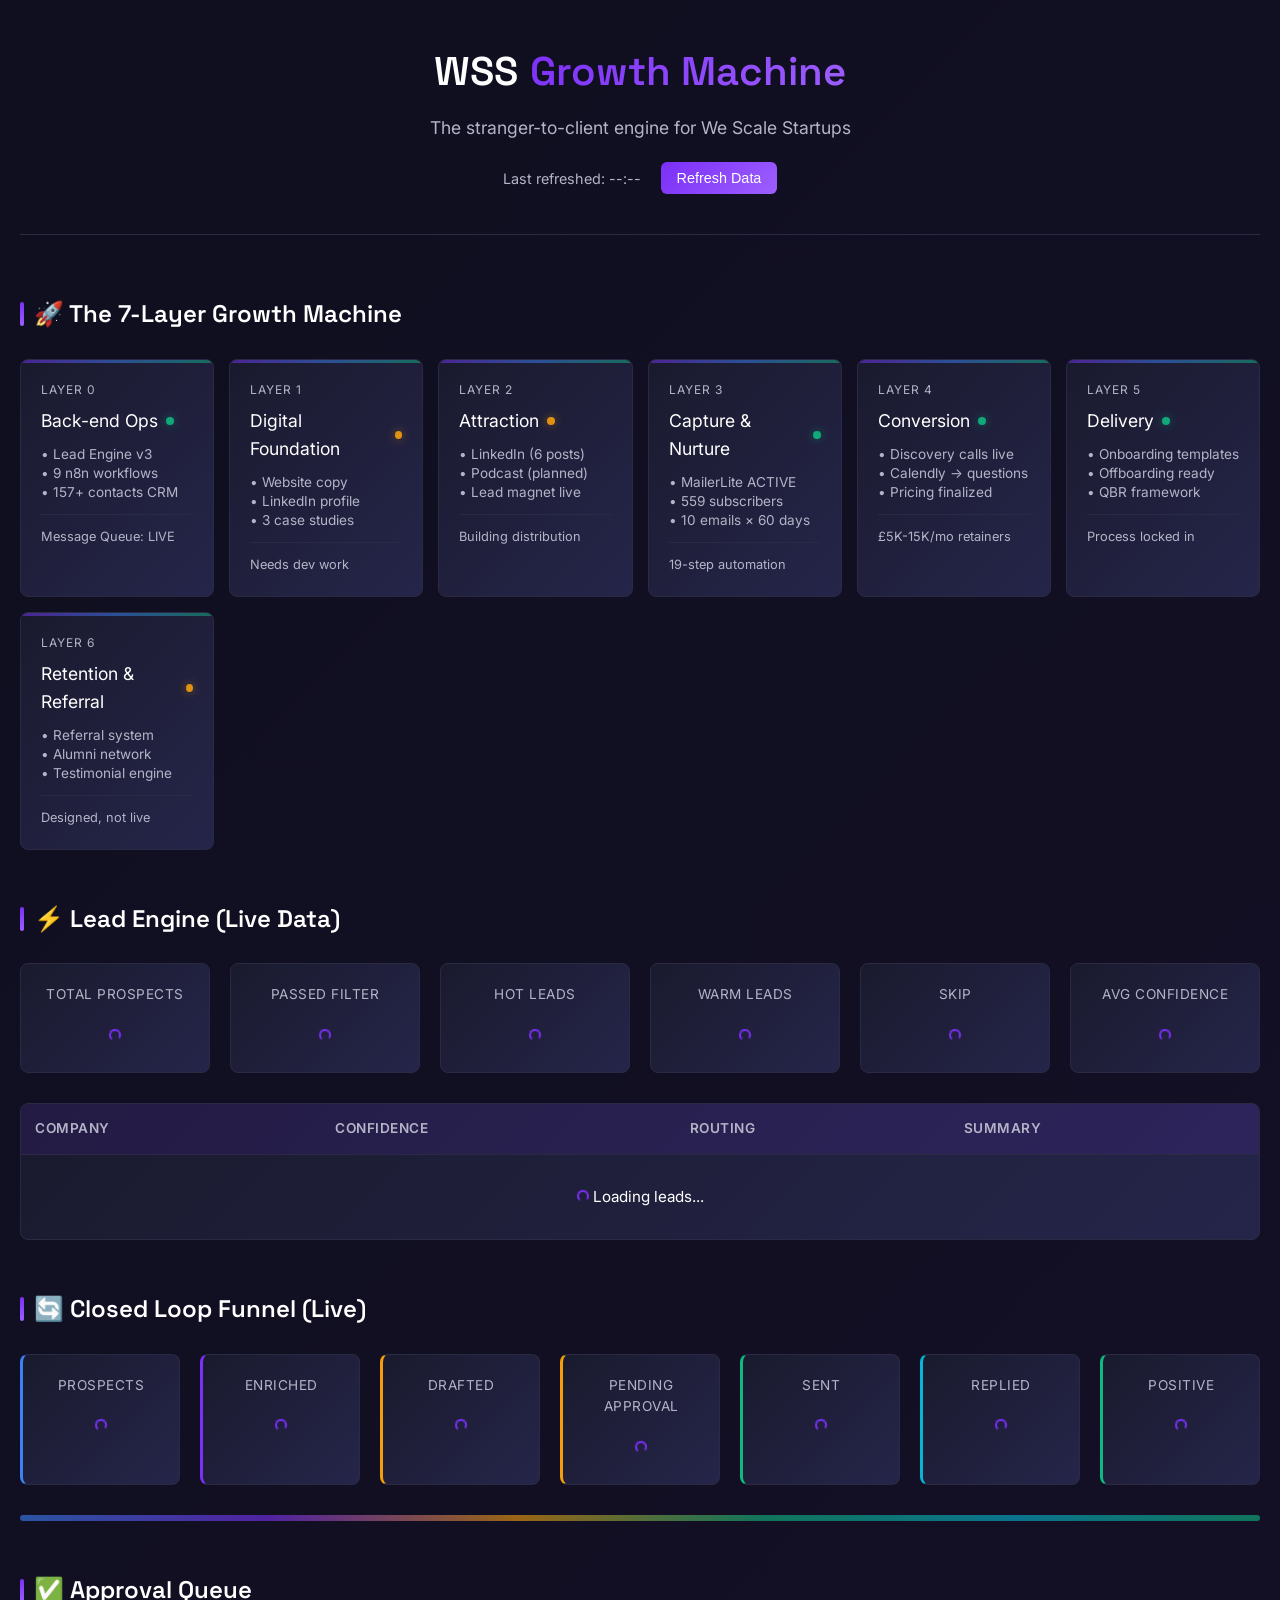
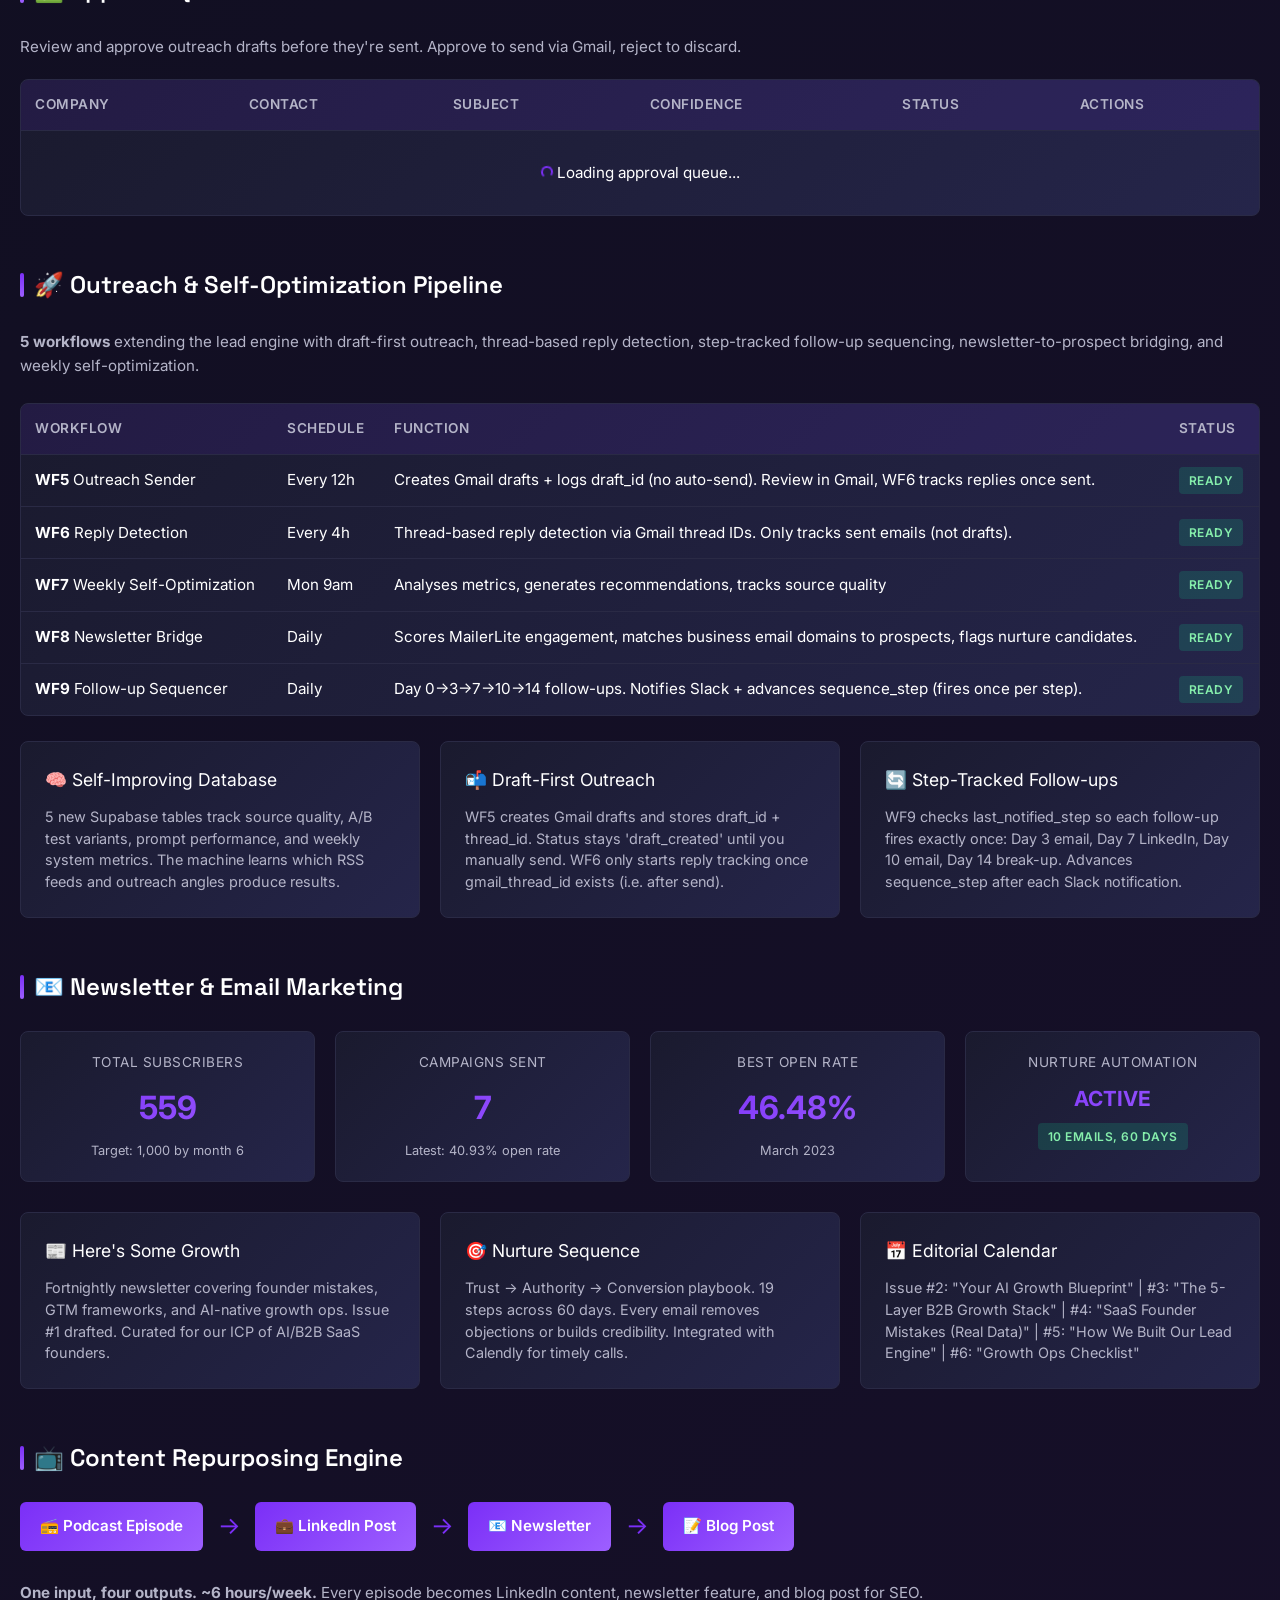
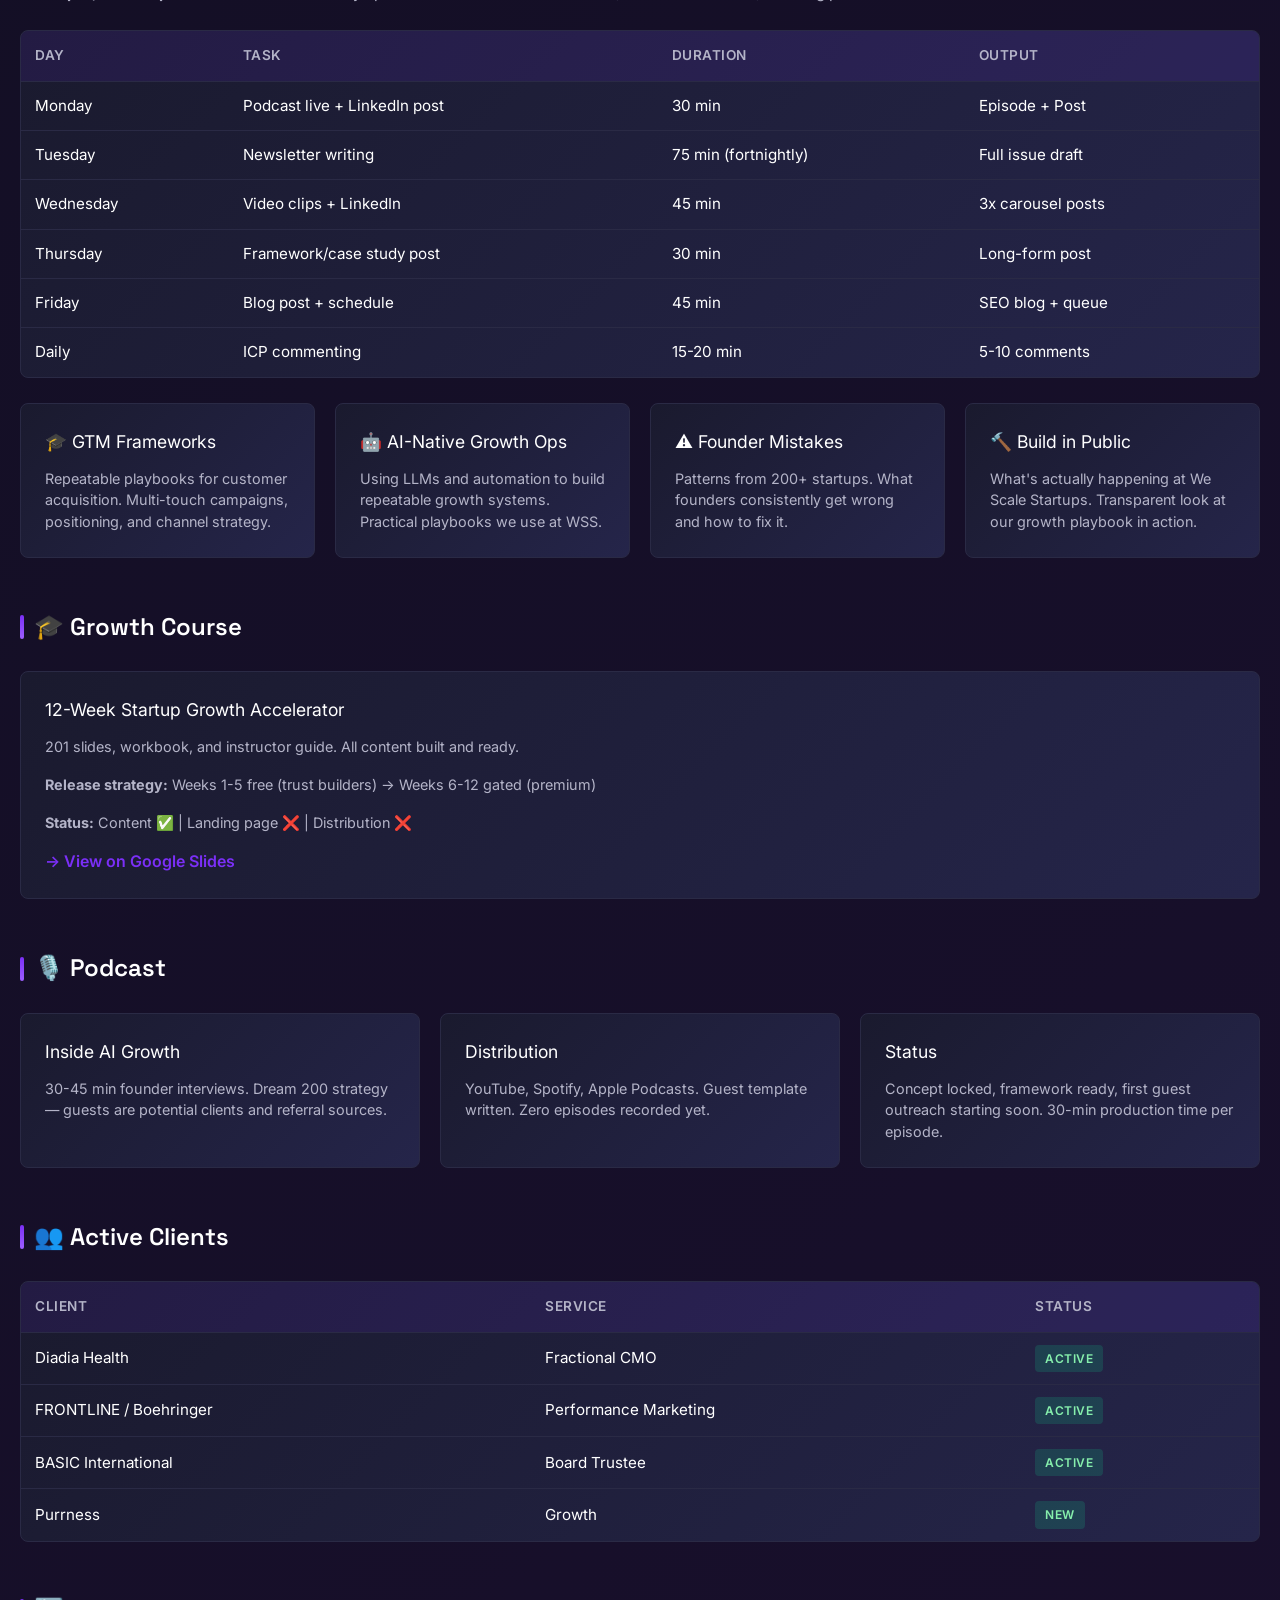
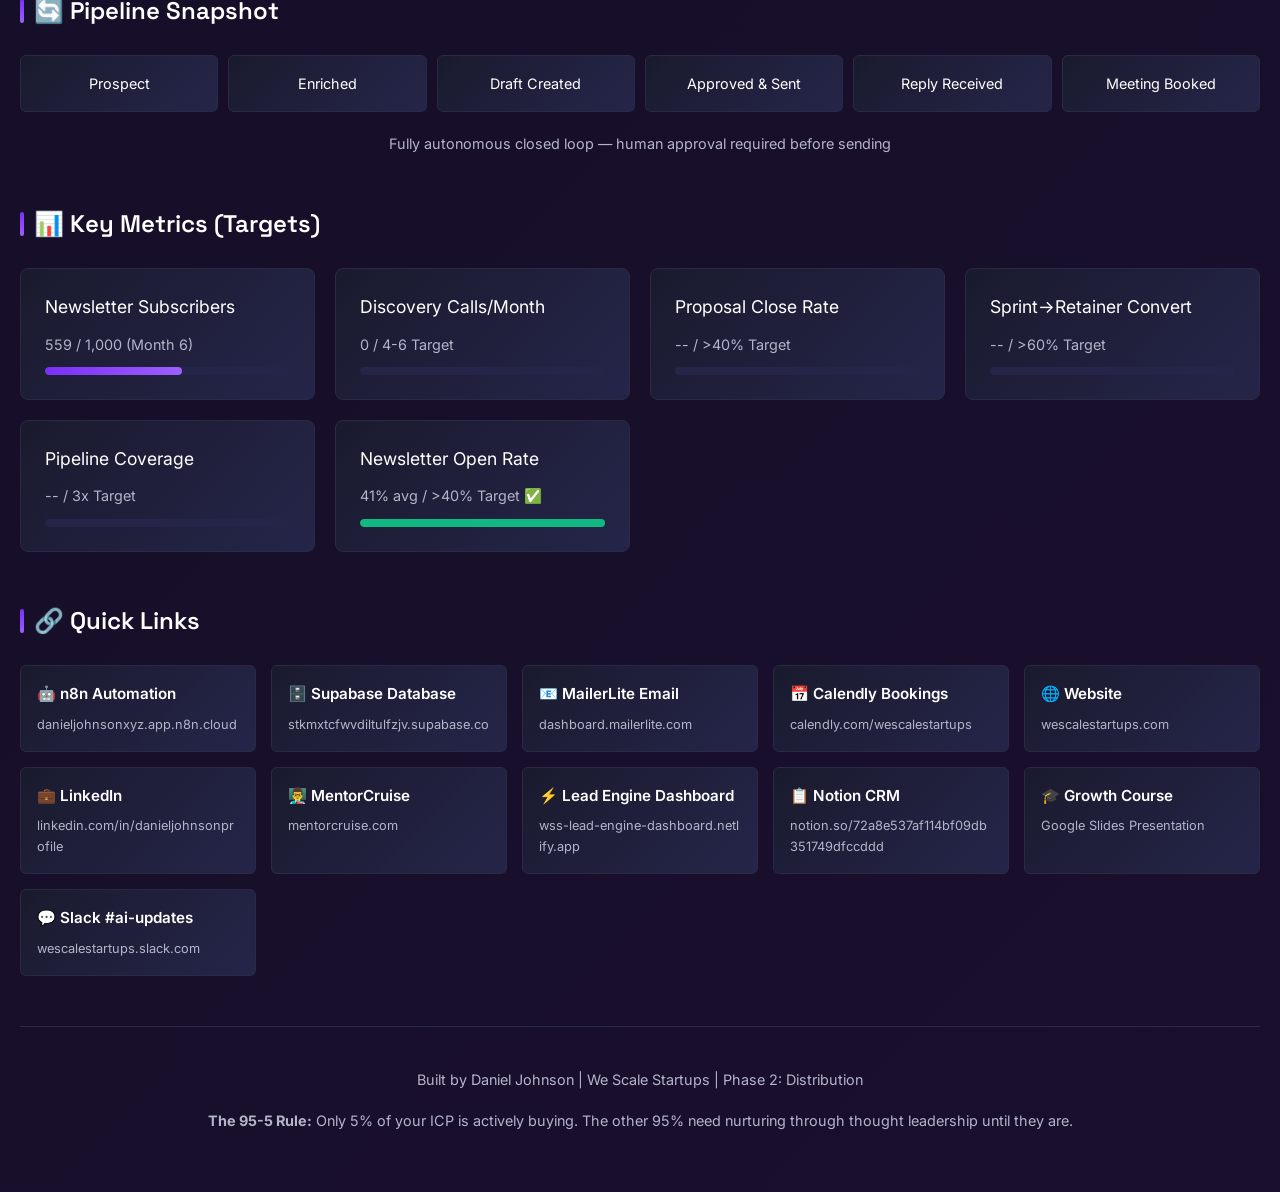
<file: dashboard/index.html>
<!DOCTYPE html>
<html lang="en">
<head>
    <meta charset="UTF-8">
    <meta http-equiv="refresh" content="0; url=/wss-growth-machine.html">
    <title>Redirecting...</title>
</head>
<body>
    <p>Redirecting to the <a href="/wss-growth-machine.html">WSS Growth Machine dashboard</a>...</p>
</body>
</html>
</file>
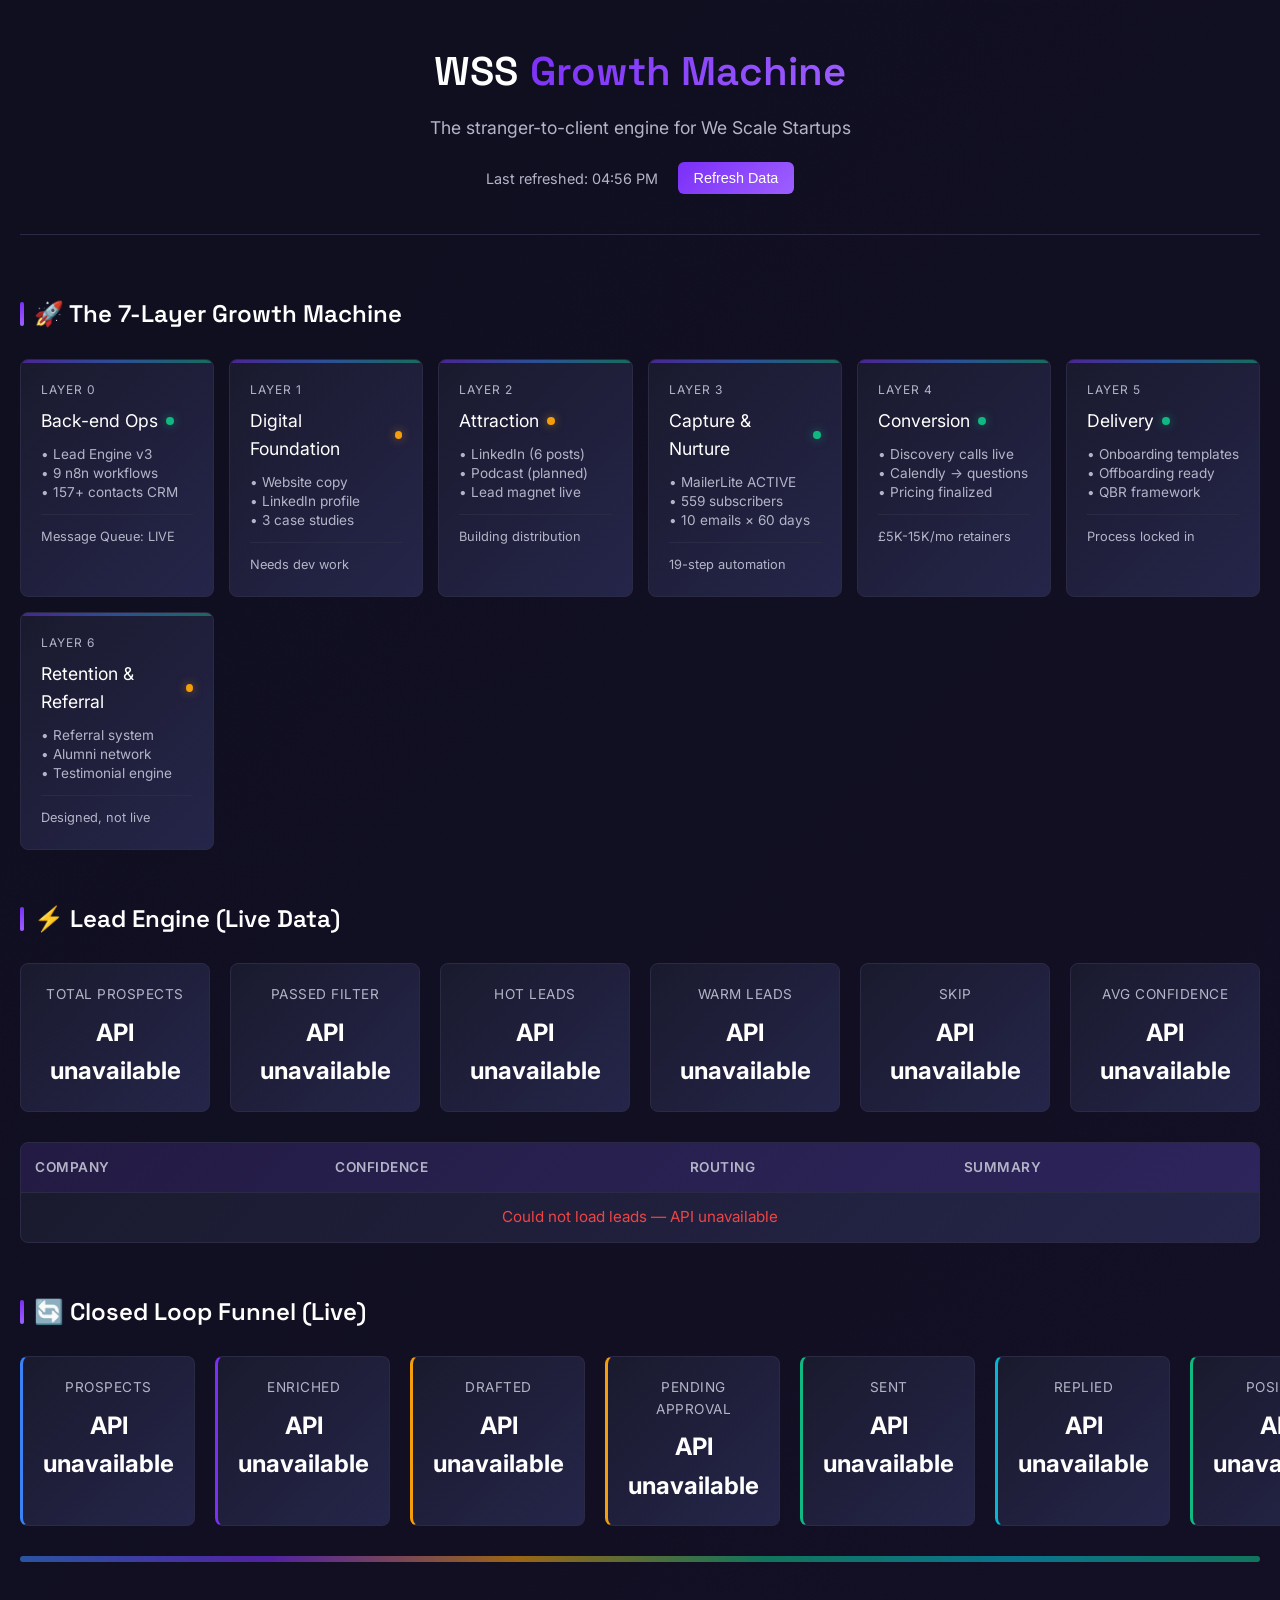
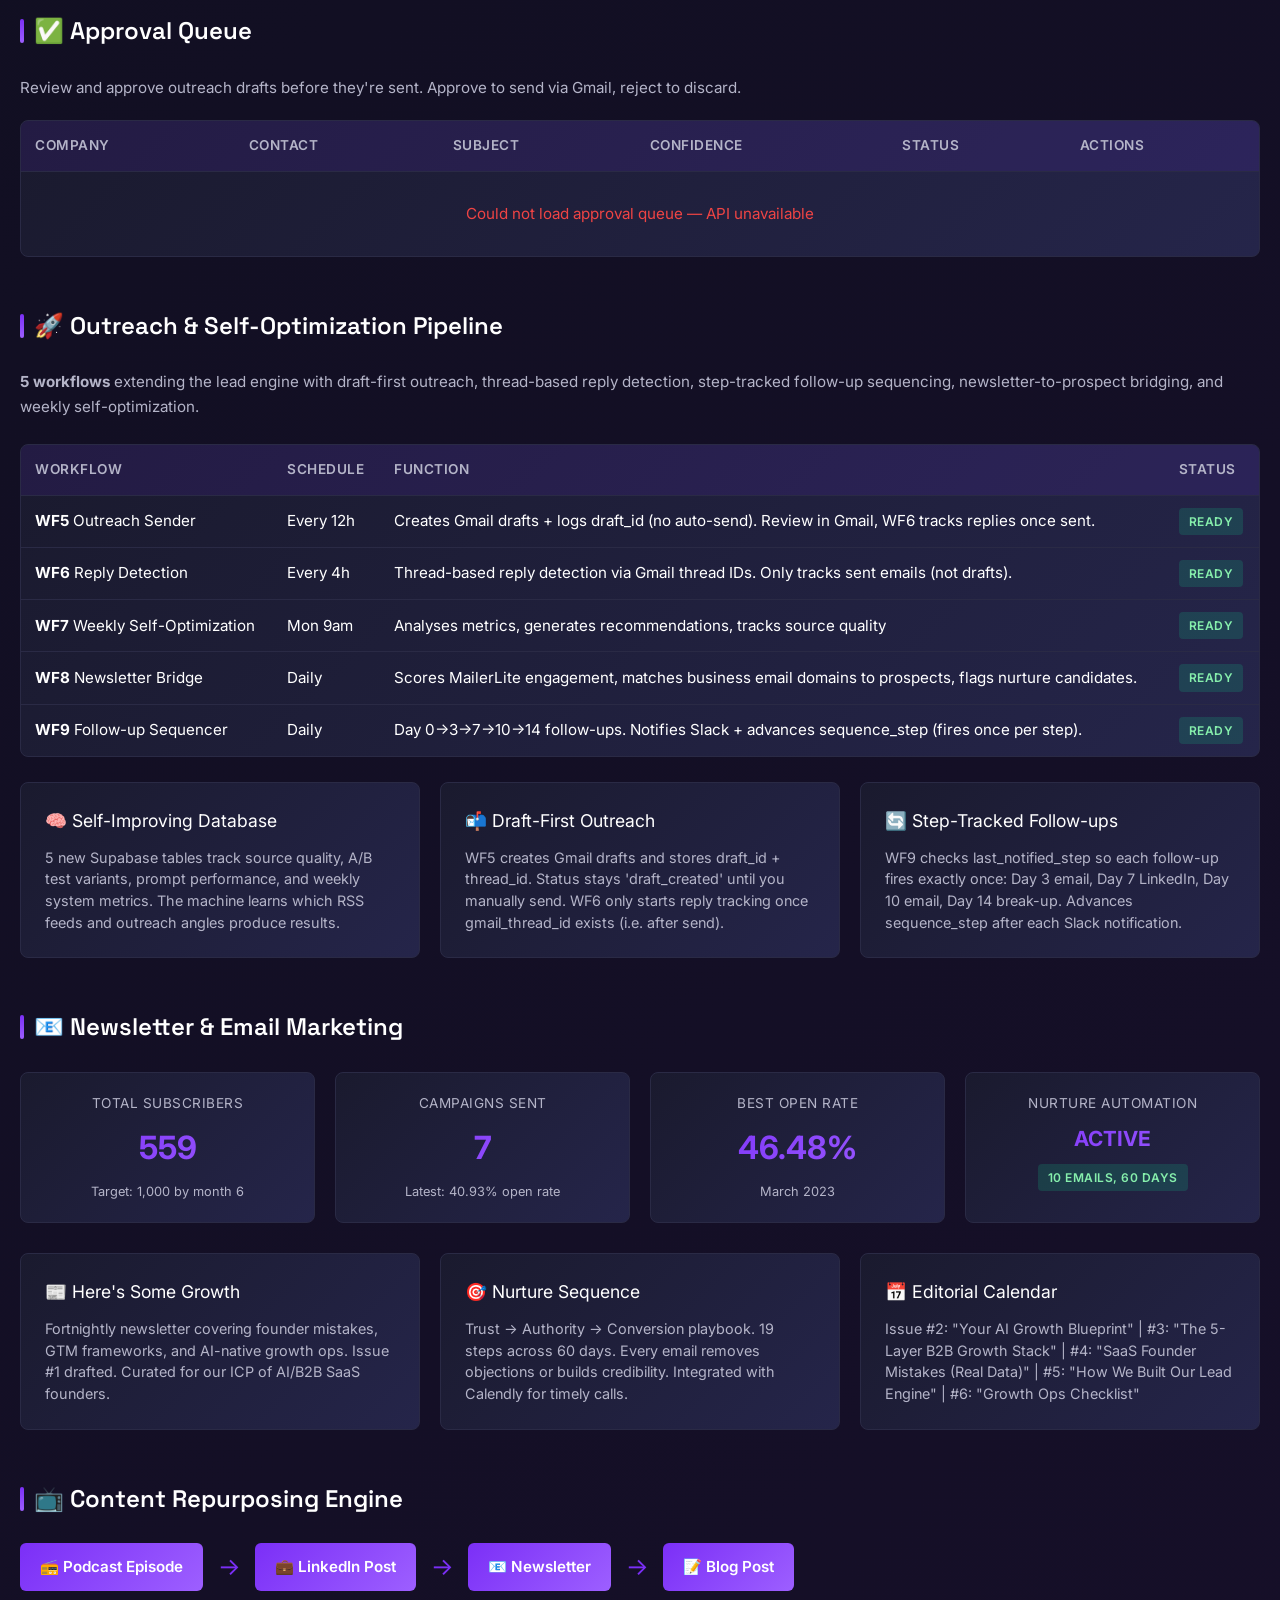
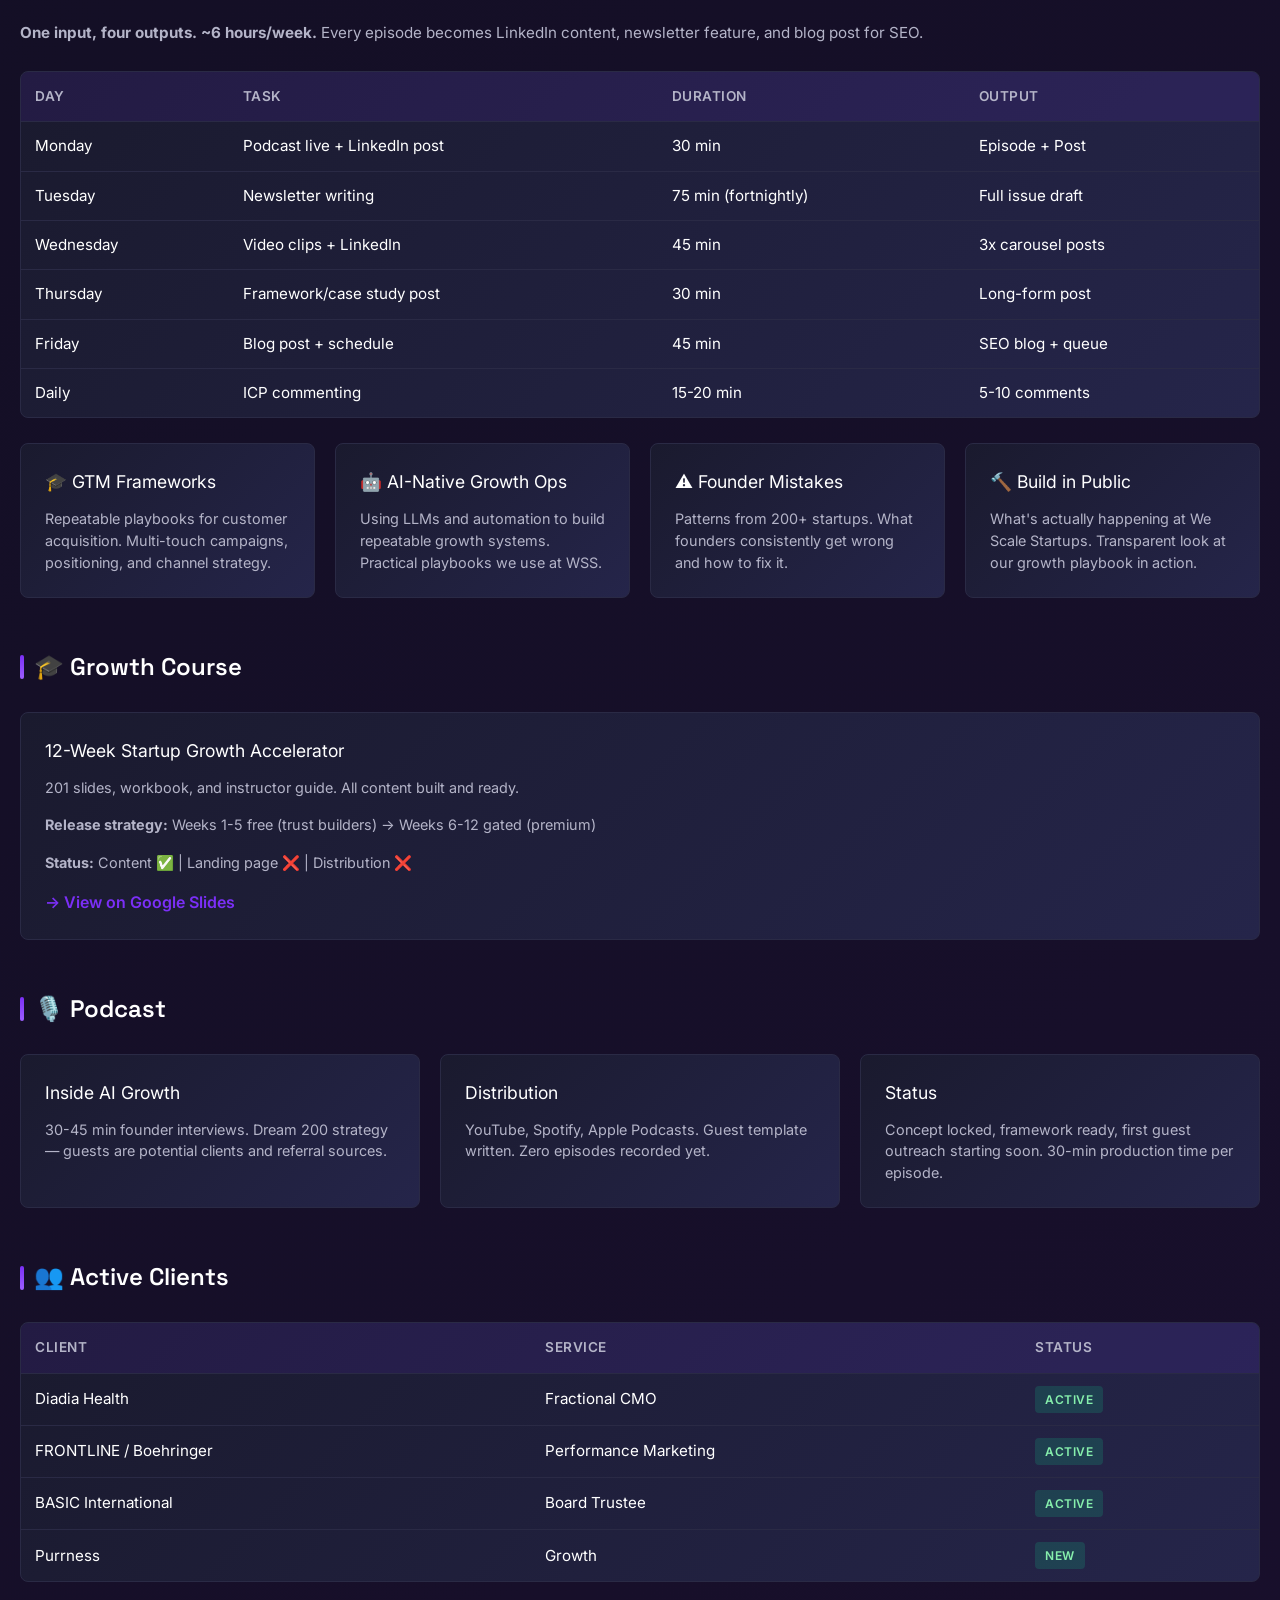
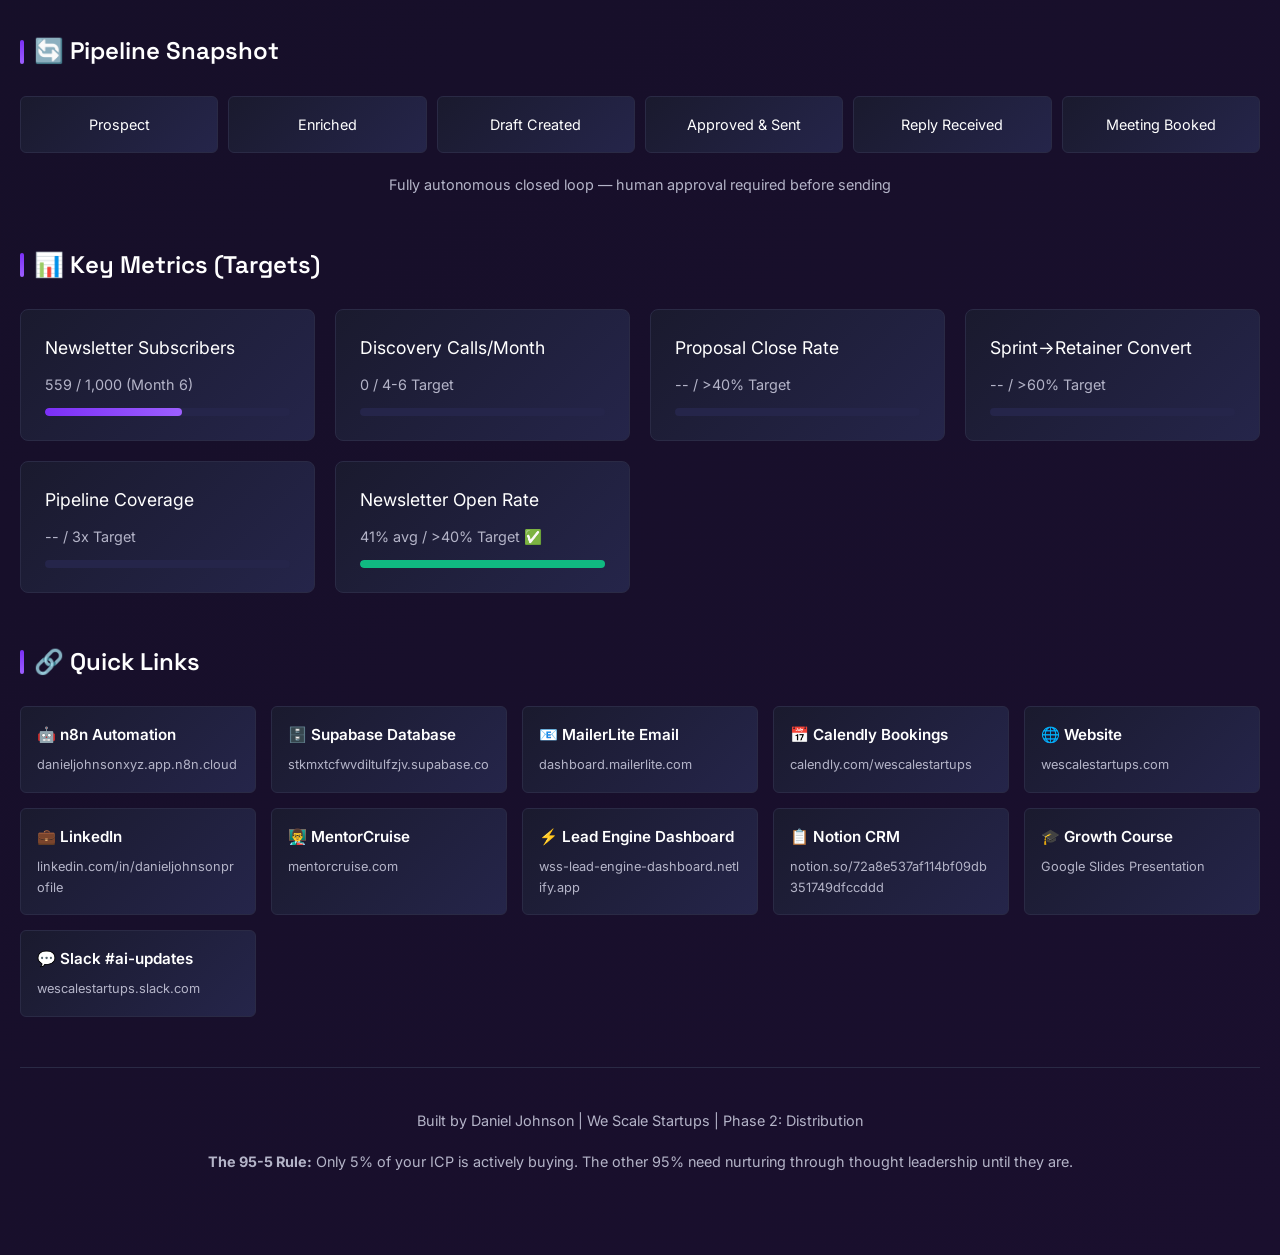
<file: wss-growth-machine.html>
<!DOCTYPE html>
<html lang="en">
<head>
    <meta charset="UTF-8">
    <meta name="viewport" content="width=device-width, initial-scale=1.0">
    <title>WSS Growth Machine — Command Center</title>
    <link href="https://fonts.googleapis.com/css2?family=Inter:wght@400;500;600;700&family=Space+Grotesk:wght@500;600;700&display=swap" rel="stylesheet">
    <style>
        * {
            margin: 0;
            padding: 0;
            box-sizing: border-box;
        }

        :root {
            --primary: #7B2FF7;
            --primary-light: #9D5FFF;
            --primary-dark: #5A1FB8;
            --bg-dark: #0F0F1F;
            --bg-secondary: #1A1A2E;
            --bg-tertiary: #25254A;
            --text-primary: #FFFFFF;
            --text-secondary: #B4B4C8;
            --border: #2A2A45;
            --success: #10B981;
            --warning: #F59E0B;
            --error: #EF4444;
            --accent-blue: #3B82F6;
            --accent-emerald: #10B981;
            --accent-cyan: #06B6D4;
        }

        body {
            font-family: 'Inter', sans-serif;
            background: linear-gradient(135deg, var(--bg-dark) 0%, #1a0f2e 100%);
            color: var(--text-primary);
            line-height: 1.6;
            min-height: 100vh;
        }

        h1, h2, h3, h4, h5, h6 {
            font-family: 'Space Grotesk', sans-serif;
            font-weight: 600;
        }

        .container {
            max-width: 1600px;
            margin: 0 auto;
            padding: 40px 20px;
        }

        /* Header */
        .header {
            text-align: center;
            margin-bottom: 60px;
            padding-bottom: 40px;
            border-bottom: 1px solid var(--border);
        }

        .header-title {
            font-size: 2.5rem;
            margin-bottom: 10px;
            display: flex;
            align-items: center;
            justify-content: center;
            gap: 12px;
        }

        .header-title-main {
            color: var(--text-primary);
        }

        .header-title-growth {
            background: linear-gradient(135deg, var(--primary) 0%, var(--primary-light) 100%);
            -webkit-background-clip: text;
            -webkit-text-fill-color: transparent;
            background-clip: text;
            animation: gradientShift 6s ease-in-out infinite;
        }

        @keyframes gradientShift {
            0%, 100% { filter: hue-rotate(0deg); }
            50% { filter: hue-rotate(10deg); }
        }

        .header-subtitle {
            font-size: 1.1rem;
            color: var(--text-secondary);
            margin-bottom: 20px;
        }

        .header-controls {
            display: flex;
            justify-content: center;
            align-items: center;
            gap: 20px;
            font-size: 0.9rem;
        }

        .refresh-timestamp {
            color: var(--text-secondary);
        }

        .refresh-btn {
            background: linear-gradient(135deg, var(--primary) 0%, var(--primary-light) 100%);
            color: white;
            border: none;
            padding: 8px 16px;
            border-radius: 6px;
            cursor: pointer;
            font-size: 0.9rem;
            font-weight: 500;
            transition: all 0.3s ease;
        }

        .refresh-btn:hover {
            transform: translateY(-2px);
            box-shadow: 0 8px 16px rgba(123, 47, 247, 0.3);
        }

        .refresh-btn:disabled {
            opacity: 0.5;
            cursor: not-allowed;
        }

        /* Loader */
        .loader {
            display: inline-block;
            width: 12px;
            height: 12px;
            border: 2px solid var(--primary);
            border-radius: 50%;
            border-top-color: transparent;
            animation: spin 0.8s linear infinite;
        }

        @keyframes spin {
            to { transform: rotate(360deg); }
        }

        /* Sections */
        .section {
            margin-bottom: 50px;
        }

        .section-title {
            font-size: 1.5rem;
            margin-bottom: 25px;
            color: var(--text-primary);
            display: flex;
            align-items: center;
            gap: 10px;
        }

        .section-title::before {
            content: '';
            width: 4px;
            height: 24px;
            background: linear-gradient(180deg, var(--primary) 0%, var(--primary-light) 100%);
            border-radius: 2px;
        }

        /* User Journey */
        .journey-container {
            display: grid;
            grid-template-columns: repeat(auto-fit, minmax(180px, 1fr));
            gap: 15px;
            margin-bottom: 30px;
        }

        .journey-node {
            background: linear-gradient(135deg, var(--bg-secondary) 0%, var(--bg-tertiary) 100%);
            border: 1px solid var(--border);
            border-radius: 8px;
            padding: 20px;
            position: relative;
            transition: all 0.3s ease;
            overflow: hidden;
        }

        .journey-node::before {
            content: '';
            position: absolute;
            top: 0;
            left: 0;
            right: 0;
            height: 3px;
            background: linear-gradient(90deg, var(--primary), var(--accent-blue), var(--accent-emerald));
            opacity: 0.5;
        }

        .journey-node:hover {
            border-color: var(--primary);
            transform: translateY(-4px);
            box-shadow: 0 12px 24px rgba(123, 47, 247, 0.15);
        }

        .journey-layer {
            font-size: 0.75rem;
            color: var(--text-secondary);
            text-transform: uppercase;
            letter-spacing: 1px;
            margin-bottom: 8px;
        }

        .journey-title {
            font-size: 1.1rem;
            margin-bottom: 10px;
            display: flex;
            align-items: center;
            gap: 8px;
        }

        .status-dot {
            width: 8px;
            height: 8px;
            border-radius: 50%;
            animation: pulse 2s ease-in-out infinite;
        }

        .status-dot.green {
            background: var(--success);
            box-shadow: 0 0 10px rgba(16, 185, 129, 0.5);
        }

        .status-dot.yellow {
            background: var(--warning);
            box-shadow: 0 0 10px rgba(245, 158, 11, 0.5);
        }

        .status-dot.red {
            background: var(--error);
            box-shadow: 0 0 10px rgba(239, 68, 68, 0.5);
        }

        @keyframes pulse {
            0%, 100% { opacity: 1; }
            50% { opacity: 0.7; }
        }

        .journey-components {
            font-size: 0.85rem;
            color: var(--text-secondary);
            line-height: 1.4;
        }

        .journey-status {
            font-size: 0.8rem;
            color: var(--text-secondary);
            margin-top: 12px;
            padding-top: 12px;
            border-top: 1px solid var(--border);
        }

        /* Data Grid */
        .data-grid {
            display: grid;
            grid-template-columns: repeat(auto-fit, minmax(180px, 1fr));
            gap: 20px;
            margin-bottom: 30px;
        }

        .data-card {
            background: linear-gradient(135deg, var(--bg-secondary) 0%, var(--bg-tertiary) 100%);
            border: 1px solid var(--border);
            border-radius: 8px;
            padding: 20px;
            text-align: center;
            transition: all 0.3s ease;
        }

        .data-card:hover {
            border-color: var(--primary);
            transform: translateY(-4px);
        }

        .data-label {
            font-size: 0.85rem;
            color: var(--text-secondary);
            text-transform: uppercase;
            letter-spacing: 0.5px;
            margin-bottom: 8px;
        }

        .data-value {
            font-size: 2rem;
            font-weight: 700;
            background: linear-gradient(135deg, var(--primary) 0%, var(--primary-light) 100%);
            -webkit-background-clip: text;
            -webkit-text-fill-color: transparent;
            background-clip: text;
        }

        .data-value.loading {
            -webkit-text-fill-color: unset;
            background: none;
            font-size: 1.5rem;
        }

        .data-subtext {
            font-size: 0.8rem;
            color: var(--text-secondary);
            margin-top: 8px;
        }

        /* Tables */
        .table-wrapper {
            background: linear-gradient(135deg, var(--bg-secondary) 0%, var(--bg-tertiary) 100%);
            border: 1px solid var(--border);
            border-radius: 8px;
            overflow: hidden;
        }

        table {
            width: 100%;
            border-collapse: collapse;
        }

        th {
            background: rgba(123, 47, 247, 0.1);
            padding: 14px;
            text-align: left;
            font-weight: 600;
            font-size: 0.85rem;
            text-transform: uppercase;
            letter-spacing: 0.5px;
            color: var(--text-secondary);
            border-bottom: 1px solid var(--border);
        }

        td {
            padding: 12px 14px;
            border-bottom: 1px solid var(--border);
            font-size: 0.95rem;
        }

        tr:last-child td {
            border-bottom: none;
        }

        tr:hover {
            background: rgba(123, 47, 247, 0.05);
        }

        .badge {
            display: inline-block;
            padding: 4px 10px;
            border-radius: 4px;
            font-size: 0.75rem;
            font-weight: 600;
            text-transform: uppercase;
            letter-spacing: 0.5px;
        }

        .badge.hot {
            background: rgba(239, 68, 68, 0.2);
            color: #FCA5A5;
        }

        .badge.warm {
            background: rgba(245, 158, 11, 0.2);
            color: #FDE047;
        }

        .badge.skip {
            background: rgba(107, 114, 128, 0.2);
            color: #D1D5DB;
        }

        .badge.active {
            background: rgba(16, 185, 129, 0.2);
            color: #86EFAC;
        }

        /* Cards Grid */
        .cards-grid {
            display: grid;
            grid-template-columns: repeat(auto-fit, minmax(240px, 1fr));
            gap: 20px;
        }

        .card {
            background: linear-gradient(135deg, var(--bg-secondary) 0%, var(--bg-tertiary) 100%);
            border: 1px solid var(--border);
            border-radius: 8px;
            padding: 24px;
            transition: all 0.3s ease;
        }

        .card:hover {
            border-color: var(--primary);
            transform: translateY(-4px);
            box-shadow: 0 12px 24px rgba(123, 47, 247, 0.15);
        }

        .card-title {
            font-size: 1.1rem;
            margin-bottom: 12px;
            color: var(--text-primary);
        }

        .card-description {
            font-size: 0.9rem;
            color: var(--text-secondary);
            line-height: 1.5;
        }

        /* Content Repurposing */
        .repurpose-flow {
            display: flex;
            align-items: center;
            gap: 15px;
            margin-bottom: 30px;
            flex-wrap: wrap;
        }

        .flow-item {
            background: linear-gradient(135deg, var(--primary) 0%, var(--primary-light) 100%);
            color: white;
            padding: 12px 20px;
            border-radius: 6px;
            font-weight: 600;
            font-size: 0.95rem;
        }

        .flow-arrow {
            font-size: 1.5rem;
            color: var(--primary);
        }

        /* Progress Bar */
        .progress-bar {
            width: 100%;
            height: 8px;
            background: var(--bg-tertiary);
            border-radius: 4px;
            overflow: hidden;
            margin-top: 8px;
        }

        .progress-fill {
            height: 100%;
            background: linear-gradient(90deg, var(--primary) 0%, var(--primary-light) 100%);
            transition: width 0.3s ease;
            border-radius: 4px;
        }

        /* Pipeline */
        .pipeline {
            display: flex;
            gap: 10px;
            flex-wrap: wrap;
        }

        .pipeline-stage {
            flex: 1;
            min-width: 120px;
            background: linear-gradient(135deg, var(--bg-secondary) 0%, var(--bg-tertiary) 100%);
            border: 1px solid var(--border);
            border-radius: 6px;
            padding: 16px 12px;
            text-align: center;
            font-size: 0.9rem;
        }

        .pipeline-stage.empty {
            color: var(--text-secondary);
        }

        .pipeline-stage.active {
            border-color: var(--primary);
            background: linear-gradient(135deg, rgba(123, 47, 247, 0.1) 0%, rgba(157, 95, 255, 0.05) 100%);
        }

        /* Links Grid */
        .links-grid {
            display: grid;
            grid-template-columns: repeat(auto-fit, minmax(200px, 1fr));
            gap: 15px;
        }

        .link-card {
            background: linear-gradient(135deg, var(--bg-secondary) 0%, var(--bg-tertiary) 100%);
            border: 1px solid var(--border);
            border-radius: 6px;
            padding: 16px;
            text-decoration: none;
            color: var(--text-primary);
            transition: all 0.3s ease;
            display: flex;
            flex-direction: column;
            gap: 8px;
        }

        .link-card:hover {
            border-color: var(--primary);
            transform: translateY(-2px);
            box-shadow: 0 8px 16px rgba(123, 47, 247, 0.15);
        }

        .link-title {
            font-weight: 600;
            font-size: 0.95rem;
            color: var(--text-primary);
        }

        .link-url {
            font-size: 0.8rem;
            color: var(--text-secondary);
            word-break: break-all;
        }

        /* Footer */
        .footer {
            text-align: center;
            padding: 40px 20px;
            border-top: 1px solid var(--border);
            color: var(--text-secondary);
            font-size: 0.9rem;
            line-height: 1.8;
        }

        /* Responsive */
        @media (max-width: 768px) {
            .header-title {
                font-size: 1.8rem;
                flex-direction: column;
            }

            .journey-container {
                grid-template-columns: repeat(2, 1fr);
            }

            .header-controls {
                flex-direction: column;
                gap: 10px;
            }
        }

        /* Print */
        @media print {
            body {
                background: white;
                color: #000;
            }

            .refresh-btn {
                display: none;
            }

            .journey-node, .data-card, .card, .link-card, .table-wrapper {
                break-inside: avoid;
            }
        }
    </style>
</head>
<body>
    <div class="container">
        <!-- Header -->
        <div class="header">
            <h1 class="header-title">
                <span class="header-title-main">WSS</span>
                <span class="header-title-growth">Growth Machine</span>
            </h1>
            <p class="header-subtitle">The stranger-to-client engine for We Scale Startups</p>
            <div class="header-controls">
                <span class="refresh-timestamp">Last refreshed: <span id="lastRefresh">--:--</span></span>
                <button class="refresh-btn" onclick="refreshData()" id="refreshBtn">
                    <span id="refreshText">Refresh Data</span>
                </button>
            </div>
        </div>

        <!-- User Journey -->
        <div class="section">
            <h2 class="section-title">🚀 The 7-Layer Growth Machine</h2>
            <div class="journey-container">
                <div class="journey-node">
                    <div class="journey-layer">Layer 0</div>
                    <div class="journey-title">
                        Back-end Ops
                        <span class="status-dot green"></span>
                    </div>
                    <div class="journey-components">
                        • Lead Engine v3<br>
                        • 9 n8n workflows<br>
                        • 157+ contacts CRM
                    </div>
                    <div class="journey-status">Message Queue: LIVE</div>
                </div>

                <div class="journey-node">
                    <div class="journey-layer">Layer 1</div>
                    <div class="journey-title">
                        Digital Foundation
                        <span class="status-dot yellow"></span>
                    </div>
                    <div class="journey-components">
                        • Website copy<br>
                        • LinkedIn profile<br>
                        • 3 case studies
                    </div>
                    <div class="journey-status">Needs dev work</div>
                </div>

                <div class="journey-node">
                    <div class="journey-layer">Layer 2</div>
                    <div class="journey-title">
                        Attraction
                        <span class="status-dot yellow"></span>
                    </div>
                    <div class="journey-components">
                        • LinkedIn (6 posts)<br>
                        • Podcast (planned)<br>
                        • Lead magnet live
                    </div>
                    <div class="journey-status">Building distribution</div>
                </div>

                <div class="journey-node">
                    <div class="journey-layer">Layer 3</div>
                    <div class="journey-title">
                        Capture & Nurture
                        <span class="status-dot green"></span>
                    </div>
                    <div class="journey-components">
                        • MailerLite ACTIVE<br>
                        • 559 subscribers<br>
                        • 10 emails × 60 days
                    </div>
                    <div class="journey-status">19-step automation</div>
                </div>

                <div class="journey-node">
                    <div class="journey-layer">Layer 4</div>
                    <div class="journey-title">
                        Conversion
                        <span class="status-dot green"></span>
                    </div>
                    <div class="journey-components">
                        • Discovery calls live<br>
                        • Calendly → questions<br>
                        • Pricing finalized
                    </div>
                    <div class="journey-status">£5K-15K/mo retainers</div>
                </div>

                <div class="journey-node">
                    <div class="journey-layer">Layer 5</div>
                    <div class="journey-title">
                        Delivery
                        <span class="status-dot green"></span>
                    </div>
                    <div class="journey-components">
                        • Onboarding templates<br>
                        • Offboarding ready<br>
                        • QBR framework
                    </div>
                    <div class="journey-status">Process locked in</div>
                </div>

                <div class="journey-node">
                    <div class="journey-layer">Layer 6</div>
                    <div class="journey-title">
                        Retention & Referral
                        <span class="status-dot yellow"></span>
                    </div>
                    <div class="journey-components">
                        • Referral system<br>
                        • Alumni network<br>
                        • Testimonial engine
                    </div>
                    <div class="journey-status">Designed, not live</div>
                </div>
            </div>
        </div>

        <!-- Lead Engine -->
        <div class="section">
            <h2 class="section-title">⚡ Lead Engine (Live Data)</h2>
            <div class="data-grid">
                <div class="data-card">
                    <div class="data-label">Total Prospects</div>
                    <div class="data-value loading" id="totalProspects"><span class="loader"></span></div>
                </div>
                <div class="data-card">
                    <div class="data-label">Passed Filter</div>
                    <div class="data-value loading" id="passedFilter"><span class="loader"></span></div>
                </div>
                <div class="data-card">
                    <div class="data-label">Hot Leads</div>
                    <div class="data-value loading" id="hotLeads"><span class="loader"></span></div>
                </div>
                <div class="data-card">
                    <div class="data-label">Warm Leads</div>
                    <div class="data-value loading" id="warmLeads"><span class="loader"></span></div>
                </div>
                <div class="data-card">
                    <div class="data-label">Skip</div>
                    <div class="data-value loading" id="skipLeads"><span class="loader"></span></div>
                </div>
                <div class="data-card">
                    <div class="data-label">Avg Confidence</div>
                    <div class="data-value loading" id="avgConfidence"><span class="loader"></span></div>
                </div>
            </div>

            <div class="table-wrapper">
                <table>
                    <thead>
                        <tr>
                            <th>Company</th>
                            <th>Confidence</th>
                            <th>Routing</th>
                            <th>Summary</th>
                        </tr>
                    </thead>
                    <tbody id="leadsTable">
                        <tr><td colspan="4" style="text-align: center; padding: 30px;"><span class="loader"></span> Loading leads...</td></tr>
                    </tbody>
                </table>
            </div>
        </div>

        <!-- Closed Loop Funnel -->
        <div class="section">
            <h2 class="section-title">🔄 Closed Loop Funnel (Live)</h2>
            <div class="data-grid" style="grid-template-columns: repeat(7, 1fr);">
                <div class="data-card" style="border-left: 3px solid var(--accent-blue);">
                    <div class="data-label">Prospects</div>
                    <div class="data-value loading" id="funnelProspects"><span class="loader"></span></div>
                </div>
                <div class="data-card" style="border-left: 3px solid var(--primary);">
                    <div class="data-label">Enriched</div>
                    <div class="data-value loading" id="funnelEnriched"><span class="loader"></span></div>
                </div>
                <div class="data-card" style="border-left: 3px solid var(--warning);">
                    <div class="data-label">Drafted</div>
                    <div class="data-value loading" id="funnelDrafted"><span class="loader"></span></div>
                </div>
                <div class="data-card" style="border-left: 3px solid #F59E0B;">
                    <div class="data-label">Pending Approval</div>
                    <div class="data-value loading" id="funnelPending"><span class="loader"></span></div>
                </div>
                <div class="data-card" style="border-left: 3px solid var(--success);">
                    <div class="data-label">Sent</div>
                    <div class="data-value loading" id="funnelSent"><span class="loader"></span></div>
                </div>
                <div class="data-card" style="border-left: 3px solid var(--accent-cyan);">
                    <div class="data-label">Replied</div>
                    <div class="data-value loading" id="funnelReplied"><span class="loader"></span></div>
                </div>
                <div class="data-card" style="border-left: 3px solid #10B981;">
                    <div class="data-label">Positive</div>
                    <div class="data-value loading" id="funnelPositive"><span class="loader"></span></div>
                </div>
            </div>
            <div style="display: flex; align-items: center; justify-content: center; gap: 8px; margin-top: 16px;">
                <div style="height: 6px; flex: 1; background: linear-gradient(90deg, var(--accent-blue), var(--primary), var(--warning), var(--success), var(--accent-cyan), #10B981); border-radius: 3px; opacity: 0.6;"></div>
            </div>
        </div>

        <!-- Approval Queue -->
        <div class="section">
            <h2 class="section-title">✅ Approval Queue</h2>
            <p style="color: var(--text-secondary); font-size: 0.95rem; margin-bottom: 20px;">
                Review and approve outreach drafts before they're sent. Approve to send via Gmail, reject to discard.
            </p>
            <div class="table-wrapper">
                <table>
                    <thead>
                        <tr>
                            <th>Company</th>
                            <th>Contact</th>
                            <th>Subject</th>
                            <th>Confidence</th>
                            <th>Status</th>
                            <th>Actions</th>
                        </tr>
                    </thead>
                    <tbody id="approvalTable">
                        <tr><td colspan="6" style="text-align: center; padding: 30px;"><span class="loader"></span> Loading approval queue...</td></tr>
                    </tbody>
                </table>
            </div>
            <!-- Email Preview Modal -->
            <div id="emailModal" style="display:none; position:fixed; top:0; left:0; width:100%; height:100%; background:rgba(0,0,0,0.8); z-index:1000; align-items:center; justify-content:center;">
                <div style="background:var(--bg-secondary); border:1px solid var(--border); border-radius:12px; padding:30px; max-width:700px; width:90%; max-height:80vh; overflow-y:auto;">
                    <div style="display:flex; justify-content:space-between; align-items:center; margin-bottom:20px;">
                        <h3 style="font-family:'Space Grotesk',sans-serif;" id="modalTitle">Email Preview</h3>
                        <button onclick="closeModal()" style="background:none; border:none; color:var(--text-secondary); font-size:1.5rem; cursor:pointer;">&times;</button>
                    </div>
                    <div style="margin-bottom:12px;">
                        <span style="color:var(--text-secondary);">To:</span> <span id="modalTo" style="color:var(--text-primary);"></span>
                    </div>
                    <div style="margin-bottom:12px;">
                        <span style="color:var(--text-secondary);">Subject:</span> <span id="modalSubject" style="color:var(--text-primary); font-weight:600;"></span>
                    </div>
                    <div style="background:var(--bg-tertiary); border-radius:8px; padding:20px; white-space:pre-wrap; line-height:1.7; color:var(--text-primary); font-size:0.95rem;" id="modalBody"></div>
                    <div style="display:flex; gap:12px; margin-top:24px; justify-content:flex-end;">
                        <button onclick="handleApproval(currentApprovalId, 'reject')" style="padding:10px 24px; background:var(--error); color:white; border:none; border-radius:8px; cursor:pointer; font-weight:600;">❌ Reject</button>
                        <button onclick="handleApproval(currentApprovalId, 'approve')" style="padding:10px 24px; background:var(--success); color:white; border:none; border-radius:8px; cursor:pointer; font-weight:600;">✅ Approve & Send</button>
                    </div>
                </div>
            </div>
        </div>

        <!-- Outreach & Self-Optimization Pipeline -->
        <div class="section">
            <h2 class="section-title">🚀 Outreach & Self-Optimization Pipeline</h2>
            <p style="color: var(--text-secondary); font-size: 0.95rem; margin-bottom: 25px;">
                <strong>5 workflows</strong> extending the lead engine with draft-first outreach, thread-based reply detection, step-tracked follow-up sequencing, newsletter-to-prospect bridging, and weekly self-optimization.
            </p>
            <div class="table-wrapper">
                <table>
                    <thead>
                        <tr>
                            <th>Workflow</th>
                            <th>Schedule</th>
                            <th>Function</th>
                            <th>Status</th>
                        </tr>
                    </thead>
                    <tbody>
                        <tr>
                            <td><strong>WF5</strong> Outreach Sender</td>
                            <td>Every 12h</td>
                            <td>Creates Gmail drafts + logs draft_id (no auto-send). Review in Gmail, WF6 tracks replies once sent.</td>
                            <td><span class="badge active">READY</span></td>
                        </tr>
                        <tr>
                            <td><strong>WF6</strong> Reply Detection</td>
                            <td>Every 4h</td>
                            <td>Thread-based reply detection via Gmail thread IDs. Only tracks sent emails (not drafts).</td>
                            <td><span class="badge active">READY</span></td>
                        </tr>
                        <tr>
                            <td><strong>WF7</strong> Weekly Self-Optimization</td>
                            <td>Mon 9am</td>
                            <td>Analyses metrics, generates recommendations, tracks source quality</td>
                            <td><span class="badge active">READY</span></td>
                        </tr>
                        <tr>
                            <td><strong>WF8</strong> Newsletter Bridge</td>
                            <td>Daily</td>
                            <td>Scores MailerLite engagement, matches business email domains to prospects, flags nurture candidates.</td>
                            <td><span class="badge active">READY</span></td>
                        </tr>
                        <tr>
                            <td><strong>WF9</strong> Follow-up Sequencer</td>
                            <td>Daily</td>
                            <td>Day 0→3→7→10→14 follow-ups. Notifies Slack + advances sequence_step (fires once per step).</td>
                            <td><span class="badge active">READY</span></td>
                        </tr>
                    </tbody>
                </table>
            </div>

            <div class="cards-grid" style="margin-top: 25px;">
                <div class="card">
                    <div class="card-title">🧠 Self-Improving Database</div>
                    <div class="card-description">
                        5 new Supabase tables track source quality, A/B test variants, prompt performance, and weekly system metrics. The machine learns which RSS feeds and outreach angles produce results.
                    </div>
                </div>
                <div class="card">
                    <div class="card-title">📬 Draft-First Outreach</div>
                    <div class="card-description">
                        WF5 creates Gmail drafts and stores draft_id + thread_id. Status stays 'draft_created' until you manually send. WF6 only starts reply tracking once gmail_thread_id exists (i.e. after send).
                    </div>
                </div>
                <div class="card">
                    <div class="card-title">🔄 Step-Tracked Follow-ups</div>
                    <div class="card-description">
                        WF9 checks last_notified_step so each follow-up fires exactly once: Day 3 email, Day 7 LinkedIn, Day 10 email, Day 14 break-up. Advances sequence_step after each Slack notification.
                    </div>
                </div>
            </div>
        </div>

        <!-- Newsletter & Email Marketing -->
        <div class="section">
            <h2 class="section-title">📧 Newsletter & Email Marketing</h2>
            <div class="data-grid">
                <div class="data-card">
                    <div class="data-label">Total Subscribers</div>
                    <div class="data-value">559</div>
                    <div class="data-subtext">Target: 1,000 by month 6</div>
                </div>
                <div class="data-card">
                    <div class="data-label">Campaigns Sent</div>
                    <div class="data-value">7</div>
                    <div class="data-subtext">Latest: 40.93% open rate</div>
                </div>
                <div class="data-card">
                    <div class="data-label">Best Open Rate</div>
                    <div class="data-value">46.48%</div>
                    <div class="data-subtext">March 2023</div>
                </div>
                <div class="data-card">
                    <div class="data-label">Nurture Automation</div>
                    <div class="data-value" style="font-size: 1.3rem;">ACTIVE</div>
                    <div class="data-subtext"><span class="badge active">10 emails, 60 days</span></div>
                </div>
            </div>

            <div class="cards-grid" style="margin-top: 25px;">
                <div class="card">
                    <div class="card-title">📰 Here's Some Growth</div>
                    <div class="card-description">
                        Fortnightly newsletter covering founder mistakes, GTM frameworks, and AI-native growth ops. Issue #1 drafted. Curated for our ICP of AI/B2B SaaS founders.
                    </div>
                </div>
                <div class="card">
                    <div class="card-title">🎯 Nurture Sequence</div>
                    <div class="card-description">
                        Trust → Authority → Conversion playbook. 19 steps across 60 days. Every email removes objections or builds credibility. Integrated with Calendly for timely calls.
                    </div>
                </div>
                <div class="card">
                    <div class="card-title">📅 Editorial Calendar</div>
                    <div class="card-description">
                        Issue #2: "Your AI Growth Blueprint" | #3: "The 5-Layer B2B Growth Stack" | #4: "SaaS Founder Mistakes (Real Data)" | #5: "How We Built Our Lead Engine" | #6: "Growth Ops Checklist"
                    </div>
                </div>
            </div>
        </div>

        <!-- Content Engine -->
        <div class="section">
            <h2 class="section-title">📺 Content Repurposing Engine</h2>
            <div class="repurpose-flow">
                <div class="flow-item">📻 Podcast Episode</div>
                <div class="flow-arrow">→</div>
                <div class="flow-item">💼 LinkedIn Post</div>
                <div class="flow-arrow">→</div>
                <div class="flow-item">📧 Newsletter</div>
                <div class="flow-arrow">→</div>
                <div class="flow-item">📝 Blog Post</div>
            </div>
            <p style="color: var(--text-secondary); font-size: 0.95rem; margin-bottom: 25px;">
                <strong>One input, four outputs. ~6 hours/week.</strong> Every episode becomes LinkedIn content, newsletter feature, and blog post for SEO.
            </p>

            <div class="table-wrapper">
                <table>
                    <thead>
                        <tr>
                            <th>Day</th>
                            <th>Task</th>
                            <th>Duration</th>
                            <th>Output</th>
                        </tr>
                    </thead>
                    <tbody>
                        <tr>
                            <td>Monday</td>
                            <td>Podcast live + LinkedIn post</td>
                            <td>30 min</td>
                            <td>Episode + Post</td>
                        </tr>
                        <tr>
                            <td>Tuesday</td>
                            <td>Newsletter writing</td>
                            <td>75 min (fortnightly)</td>
                            <td>Full issue draft</td>
                        </tr>
                        <tr>
                            <td>Wednesday</td>
                            <td>Video clips + LinkedIn</td>
                            <td>45 min</td>
                            <td>3x carousel posts</td>
                        </tr>
                        <tr>
                            <td>Thursday</td>
                            <td>Framework/case study post</td>
                            <td>30 min</td>
                            <td>Long-form post</td>
                        </tr>
                        <tr>
                            <td>Friday</td>
                            <td>Blog post + schedule</td>
                            <td>45 min</td>
                            <td>SEO blog + queue</td>
                        </tr>
                        <tr>
                            <td>Daily</td>
                            <td>ICP commenting</td>
                            <td>15-20 min</td>
                            <td>5-10 comments</td>
                        </tr>
                    </tbody>
                </table>
            </div>

            <div class="cards-grid" style="margin-top: 25px;">
                <div class="card">
                    <div class="card-title">🎓 GTM Frameworks</div>
                    <div class="card-description">Repeatable playbooks for customer acquisition. Multi-touch campaigns, positioning, and channel strategy.</div>
                </div>
                <div class="card">
                    <div class="card-title">🤖 AI-Native Growth Ops</div>
                    <div class="card-description">Using LLMs and automation to build repeatable growth systems. Practical playbooks we use at WSS.</div>
                </div>
                <div class="card">
                    <div class="card-title">⚠️ Founder Mistakes</div>
                    <div class="card-description">Patterns from 200+ startups. What founders consistently get wrong and how to fix it.</div>
                </div>
                <div class="card">
                    <div class="card-title">🔨 Build in Public</div>
                    <div class="card-description">What's actually happening at We Scale Startups. Transparent look at our growth playbook in action.</div>
                </div>
            </div>
        </div>

        <!-- Growth Course -->
        <div class="section">
            <h2 class="section-title">🎓 Growth Course</h2>
            <div class="cards-grid">
                <div class="card" style="grid-column: span 2;">
                    <div class="card-title">12-Week Startup Growth Accelerator</div>
                    <div class="card-description" style="margin-bottom: 15px;">
                        201 slides, workbook, and instructor guide. All content built and ready.
                    </div>
                    <p style="font-size: 0.9rem; color: var(--text-secondary); margin-bottom: 15px;">
                        <strong>Release strategy:</strong> Weeks 1-5 free (trust builders) → Weeks 6-12 gated (premium)
                    </p>
                    <p style="font-size: 0.9rem; color: var(--text-secondary); margin-bottom: 15px;">
                        <strong>Status:</strong> Content ✅ | Landing page ❌ | Distribution ❌
                    </p>
                    <a href="https://docs.google.com/presentation/d/1oONhRGUFYXJoqhrI7C1VwaCaKZUzP_7qQh4Vbd-Zv5Y" target="_blank" style="color: var(--primary); text-decoration: none; font-weight: 600;">
                        → View on Google Slides
                    </a>
                </div>
            </div>
        </div>

        <!-- Podcast -->
        <div class="section">
            <h2 class="section-title">🎙️ Podcast</h2>
            <div class="cards-grid">
                <div class="card">
                    <div class="card-title">Inside AI Growth</div>
                    <div class="card-description">
                        30-45 min founder interviews. Dream 200 strategy — guests are potential clients and referral sources.
                    </div>
                </div>
                <div class="card">
                    <div class="card-title">Distribution</div>
                    <div class="card-description">
                        YouTube, Spotify, Apple Podcasts. Guest template written. Zero episodes recorded yet.
                    </div>
                </div>
                <div class="card">
                    <div class="card-title">Status</div>
                    <div class="card-description">
                        Concept locked, framework ready, first guest outreach starting soon. 30-min production time per episode.
                    </div>
                </div>
            </div>
        </div>

        <!-- Active Clients -->
        <div class="section">
            <h2 class="section-title">👥 Active Clients</h2>
            <div class="table-wrapper">
                <table>
                    <thead>
                        <tr>
                            <th>Client</th>
                            <th>Service</th>
                            <th>Status</th>
                        </tr>
                    </thead>
                    <tbody>
                        <tr>
                            <td>Diadia Health</td>
                            <td>Fractional CMO</td>
                            <td><span class="badge active">Active</span></td>
                        </tr>
                        <tr>
                            <td>FRONTLINE / Boehringer</td>
                            <td>Performance Marketing</td>
                            <td><span class="badge active">Active</span></td>
                        </tr>
                        <tr>
                            <td>BASIC International</td>
                            <td>Board Trustee</td>
                            <td><span class="badge active">Active</span></td>
                        </tr>
                        <tr>
                            <td>Purrness</td>
                            <td>Growth</td>
                            <td><span class="badge active">New</span></td>
                        </tr>
                    </tbody>
                </table>
            </div>
        </div>

        <!-- Pipeline -->
        <div class="section">
            <h2 class="section-title">🔄 Pipeline Snapshot</h2>
            <div class="pipeline">
                <div class="pipeline-stage">Prospect</div>
                <div class="pipeline-stage">Enriched</div>
                <div class="pipeline-stage">Draft Created</div>
                <div class="pipeline-stage">Approved & Sent</div>
                <div class="pipeline-stage">Reply Received</div>
                <div class="pipeline-stage">Meeting Booked</div>
            </div>
            <p style="color: var(--text-secondary); font-size: 0.9rem; margin-top: 20px; text-align: center;">
                Fully autonomous closed loop — human approval required before sending
            </p>
        </div>

        <!-- Key Metrics -->
        <div class="section">
            <h2 class="section-title">📊 Key Metrics (Targets)</h2>
            <div class="cards-grid">
                <div class="card">
                    <div class="card-title">Newsletter Subscribers</div>
                    <div class="card-description" style="margin-bottom: 12px;">559 / 1,000 (Month 6)</div>
                    <div class="progress-bar">
                        <div class="progress-fill" style="width: 55.9%;"></div>
                    </div>
                </div>
                <div class="card">
                    <div class="card-title">Discovery Calls/Month</div>
                    <div class="card-description" style="margin-bottom: 12px;">0 / 4-6 Target</div>
                    <div class="progress-bar">
                        <div class="progress-fill" style="width: 0%;"></div>
                    </div>
                </div>
                <div class="card">
                    <div class="card-title">Proposal Close Rate</div>
                    <div class="card-description" style="margin-bottom: 12px;">-- / >40% Target</div>
                    <div class="progress-bar">
                        <div class="progress-fill" style="width: 0%;"></div>
                    </div>
                </div>
                <div class="card">
                    <div class="card-title">Sprint→Retainer Convert</div>
                    <div class="card-description" style="margin-bottom: 12px;">-- / >60% Target</div>
                    <div class="progress-bar">
                        <div class="progress-fill" style="width: 0%;"></div>
                    </div>
                </div>
                <div class="card">
                    <div class="card-title">Pipeline Coverage</div>
                    <div class="card-description" style="margin-bottom: 12px;">-- / 3x Target</div>
                    <div class="progress-bar">
                        <div class="progress-fill" style="width: 0%;"></div>
                    </div>
                </div>
                <div class="card">
                    <div class="card-title">Newsletter Open Rate</div>
                    <div class="card-description" style="margin-bottom: 12px;">41% avg / >40% Target ✅</div>
                    <div class="progress-bar">
                        <div class="progress-fill" style="width: 102.5%; background: var(--success);"></div>
                    </div>
                </div>
            </div>
        </div>

        <!-- Quick Links -->
        <div class="section">
            <h2 class="section-title">🔗 Quick Links</h2>
            <div class="links-grid">
                <a href="https://danieljohnsonxyz.app.n8n.cloud" target="_blank" class="link-card">
                    <div class="link-title">🤖 n8n Automation</div>
                    <div class="link-url">danieljohnsonxyz.app.n8n.cloud</div>
                </a>
                <a href="https://stkmxtcfwvdiltulfzjv.supabase.co" target="_blank" class="link-card">
                    <div class="link-title">🗄️ Supabase Database</div>
                    <div class="link-url">stkmxtcfwvdiltulfzjv.supabase.co</div>
                </a>
                <a href="https://dashboard.mailerlite.com" target="_blank" class="link-card">
                    <div class="link-title">📧 MailerLite Email</div>
                    <div class="link-url">dashboard.mailerlite.com</div>
                </a>
                <a href="https://calendly.com/wescalestartups" target="_blank" class="link-card">
                    <div class="link-title">📅 Calendly Bookings</div>
                    <div class="link-url">calendly.com/wescalestartups</div>
                </a>
                <a href="https://www.wescalestartups.com" target="_blank" class="link-card">
                    <div class="link-title">🌐 Website</div>
                    <div class="link-url">wescalestartups.com</div>
                </a>
                <a href="https://www.linkedin.com/in/danieljohnsonprofile/" target="_blank" class="link-card">
                    <div class="link-title">💼 LinkedIn</div>
                    <div class="link-url">linkedin.com/in/danieljohnsonprofile</div>
                </a>
                <a href="https://mentorcruise.com" target="_blank" class="link-card">
                    <div class="link-title">👨‍🏫 MentorCruise</div>
                    <div class="link-url">mentorcruise.com</div>
                </a>
                <a href="https://wss-lead-engine-dashboard.netlify.app" target="_blank" class="link-card">
                    <div class="link-title">⚡ Lead Engine Dashboard</div>
                    <div class="link-url">wss-lead-engine-dashboard.netlify.app</div>
                </a>
                <a href="https://www.notion.so/72a8e537af114bf09db351749dfccddd" target="_blank" class="link-card">
                    <div class="link-title">📋 Notion CRM</div>
                    <div class="link-url">notion.so/72a8e537af114bf09db351749dfccddd</div>
                </a>
                <a href="https://docs.google.com/presentation/d/1oONhRGUFYXJoqhrI7C1VwaCaKZUzP_7qQh4Vbd-Zv5Y" target="_blank" class="link-card">
                    <div class="link-title">🎓 Growth Course</div>
                    <div class="link-url">Google Slides Presentation</div>
                </a>
                <a href="https://wescalestartups.slack.com" target="_blank" class="link-card">
                    <div class="link-title">💬 Slack #ai-updates</div>
                    <div class="link-url">wescalestartups.slack.com</div>
                </a>
            </div>
        </div>

        <!-- Footer -->
        <div class="footer">
            <p>Built by Daniel Johnson | We Scale Startups | Phase 2: Distribution</p>
            <p style="margin-top: 15px;">
                <strong>The 95-5 Rule:</strong> Only 5% of your ICP is actively buying. The other 95% need nurturing through thought leadership until they are.
            </p>
        </div>
    </div>

    <script>
        // All data is fetched via the server-side API proxy (/api).
        // No Supabase keys or webhook URLs are exposed to the browser.

        let currentApprovalId = null;
        let approvalCache = [];

        const API_ERROR = Symbol('API_ERROR');

        async function fetchData(endpoint) {
            try {
                const response = await fetch('/api?endpoint=' + encodeURIComponent(endpoint));
                if (!response.ok) throw new Error('HTTP ' + response.status);
                return await response.json();
            } catch (error) {
                console.error('Error fetching ' + endpoint + ':', error);
                return API_ERROR;
            }
        }

        function isError(result) {
            return result === API_ERROR;
        }

        // ── Safe DOM helpers (no innerHTML) ──

        function setText(id, text) {
            document.getElementById(id).textContent = text;
        }

        function clearChildren(el) {
            while (el.firstChild) el.removeChild(el.firstChild);
        }

        function createEl(tag, attrs, textContent) {
            const el = document.createElement(tag);
            if (attrs) Object.entries(attrs).forEach(([k, v]) => {
                if (k === 'style' && typeof v === 'object') {
                    Object.assign(el.style, v);
                } else {
                    el.setAttribute(k, v);
                }
            });
            if (textContent != null) el.textContent = textContent;
            return el;
        }

        function buildLeadRow(lead) {
            const tr = createEl('tr');
            const companyName = (lead.prospects && lead.prospects.company_name) || 'Unknown';
            const summary = lead.company_summary
                ? lead.company_summary.substring(0, 50)
                : (lead.angle_description ? lead.angle_description.substring(0, 50) : '--');

            const tdCompany = createEl('td', null, companyName);
            const tdConf = createEl('td', null, (lead.confidence_score || 0).toFixed(0) + '%');

            const tdRouting = createEl('td');
            const badge = createEl('span', { class: 'badge ' + (lead.routing || '').replace('_', ' ') },
                (lead.routing || '').replace('_', ' ').toUpperCase());
            tdRouting.appendChild(badge);

            const tdSummary = createEl('td', { style: 'font-size: 0.85rem; color: var(--text-secondary);' }, summary);

            tr.append(tdCompany, tdConf, tdRouting, tdSummary);
            return tr;
        }

        function buildApprovalRow(a) {
            const tr = createEl('tr');

            const tdCompany = createEl('td', { style: 'font-weight:600;' }, a.company_name || '--');

            const tdContact = createEl('td');
            tdContact.appendChild(document.createTextNode(a.contact_name || '--'));
            tdContact.appendChild(createEl('br'));
            const emailSpan = createEl('span', { style: 'font-size:0.8rem; color:var(--text-secondary);' }, a.contact_email || '');
            tdContact.appendChild(emailSpan);

            const tdSubject = createEl('td', { style: 'font-size:0.9rem;' }, (a.email_subject || '--').substring(0, 40));

            const tdConf = createEl('td', null, (a.confidence_score || '--') + '%');

            const statusColor = a.status === 'pending' ? 'var(--warning)'
                : a.status === 'sent' ? 'var(--success)'
                : a.status === 'rejected' ? 'var(--error)'
                : 'var(--text-secondary)';
            const tdStatus = createEl('td');
            tdStatus.appendChild(createEl('span', { style: 'color:' + statusColor + '; font-weight:600; font-size:0.85rem;' }, a.status.toUpperCase()));

            const tdActions = createEl('td');
            if (a.status === 'pending') {
                const previewBtn = createEl('button', { style: 'padding:6px 14px; background:var(--accent-blue); color:white; border:none; border-radius:6px; cursor:pointer; font-size:0.8rem; margin-right:6px;' }, 'Preview');
                previewBtn.addEventListener('click', () => previewEmail(a.id));

                const approveBtn = createEl('button', { style: 'padding:6px 14px; background:var(--success); color:white; border:none; border-radius:6px; cursor:pointer; font-size:0.8rem; margin-right:6px;' }, 'Approve');
                approveBtn.addEventListener('click', (e) => handleApproval(a.id, 'approve', e));

                const rejectBtn = createEl('button', { style: 'padding:6px 14px; background:var(--error); color:white; border:none; border-radius:6px; cursor:pointer; font-size:0.8rem;' }, 'Reject');
                rejectBtn.addEventListener('click', (e) => handleApproval(a.id, 'reject', e));

                tdActions.append(previewBtn, approveBtn, rejectBtn);
            } else {
                const reviewedText = a.reviewed_at ? new Date(a.reviewed_at).toLocaleDateString() : '--';
                tdActions.appendChild(createEl('span', { style: 'color:var(--text-secondary); font-size:0.8rem;' }, reviewedText));
            }

            tr.append(tdCompany, tdContact, tdSubject, tdConf, tdStatus, tdActions);
            return tr;
        }

        // ── Data loading ──

        async function loadData() {
            const [prospects, kpiLeads, tableLeads, outreach, approvals] = await Promise.all([
                fetchData('prospects?select=id,company_name,rule_filter_passed,ingested_at&order=ingested_at.desc'),
                fetchData('enriched_leads?select=id,confidence_score,routing'),
                fetchData('enriched_leads?select=id,prospect_id,confidence_score,routing,company_summary,angle_description,enriched_at,prospects!enriched_leads_prospect_id_fkey(company_name)&order=confidence_score.desc&limit=20'),
                fetchData('outreach_log?select=id,status,reply_sentiment,created_at'),
                fetchData('approval_queue?select=*&order=created_at.desc&limit=20')
            ]);

            const ERR = 'API unavailable';
            const anyError = isError(prospects) || isError(kpiLeads) || isError(outreach) || isError(approvals);

            // Lead engine stats
            if (isError(prospects)) {
                setText('totalProspects', ERR);
                setText('passedFilter', ERR);
            } else if (prospects && prospects.length > 0) {
                setText('totalProspects', prospects.length);
                setText('passedFilter', prospects.filter(p => p.rule_filter_passed === true).length);
            } else {
                setText('totalProspects', '0');
                setText('passedFilter', '0');
            }

            if (isError(kpiLeads)) {
                setText('hotLeads', ERR);
                setText('warmLeads', ERR);
                setText('skipLeads', ERR);
                setText('avgConfidence', ERR);
            } else if (kpiLeads && kpiLeads.length > 0) {
                const hot = kpiLeads.filter(l => l.routing === 'hot_lead').length;
                const warm = kpiLeads.filter(l => l.routing === 'warm_lead').length;
                const skip = kpiLeads.filter(l => l.routing === 'skip').length;
                const avg = (kpiLeads.reduce((s, l) => s + (l.confidence_score || 0), 0) / kpiLeads.length).toFixed(1);
                setText('hotLeads', hot);
                setText('warmLeads', warm);
                setText('skipLeads', skip);
                setText('avgConfidence', avg + '%');
            } else {
                setText('hotLeads', '0');
                setText('warmLeads', '0');
                setText('skipLeads', '0');
                setText('avgConfidence', '--');
            }

            // Funnel metrics
            const totalP = isError(prospects) ? ERR : (prospects ? prospects.length : 0);
            const totalE = isError(kpiLeads) ? ERR : (kpiLeads ? kpiLeads.length : 0);
            const drafted = isError(outreach) ? ERR : (outreach ? outreach.filter(o => o.status === 'draft_created').length : 0);
            const pending = isError(approvals) ? ERR : (approvals ? approvals.filter(a => a.status === 'pending').length : 0);
            const sent = isError(outreach) ? ERR : (outreach ? outreach.filter(o => o.status === 'sent').length : 0);
            const replied = isError(outreach) ? ERR : (outreach ? outreach.filter(o => o.status === 'replied').length : 0);
            const positive = isError(outreach) ? ERR : (outreach ? outreach.filter(o => o.reply_sentiment === 'positive').length : 0);

            setText('funnelProspects', totalP);
            setText('funnelEnriched', totalE);
            setText('funnelDrafted', drafted);
            setText('funnelPending', pending);
            setText('funnelSent', sent);
            setText('funnelReplied', replied);
            setText('funnelPositive', positive);

            // Approval queue — safe DOM
            approvalCache = isError(approvals) ? [] : (approvals || []);
            const approvalTbody = document.getElementById('approvalTable');
            clearChildren(approvalTbody);
            if (isError(approvals)) {
                const tr = createEl('tr');
                tr.appendChild(createEl('td', { colspan: '6', style: 'text-align: center; color: var(--error); padding: 30px;' }, 'Could not load approval queue — API unavailable'));
                approvalTbody.appendChild(tr);
            } else if (approvalCache.length === 0) {
                const tr = createEl('tr');
                tr.appendChild(createEl('td', { colspan: '6', style: 'text-align: center; color: var(--text-secondary); padding: 30px;' }, 'No items in approval queue'));
                approvalTbody.appendChild(tr);
            } else {
                approvalCache.forEach(a => approvalTbody.appendChild(buildApprovalRow(a)));
            }

            // Leads table — safe DOM
            const leadsTbody = document.getElementById('leadsTable');
            clearChildren(leadsTbody);
            if (isError(tableLeads)) {
                const tr = createEl('tr');
                tr.appendChild(createEl('td', { colspan: '4', style: 'text-align: center; color: var(--error);' }, 'Could not load leads — API unavailable'));
                leadsTbody.appendChild(tr);
            } else if (tableLeads && tableLeads.length > 0) {
                tableLeads.forEach(lead => leadsTbody.appendChild(buildLeadRow(lead)));
            } else {
                const tr = createEl('tr');
                tr.appendChild(createEl('td', { colspan: '4', style: 'text-align: center; color: var(--text-secondary);' }, 'No leads found'));
                leadsTbody.appendChild(tr);
            }

            // Timestamp
            setText('lastRefresh', new Date().toLocaleTimeString([], { hour: '2-digit', minute: '2-digit' }));
            document.getElementById('refreshBtn').disabled = false;
            setText('refreshText', 'Refresh Data');
        }

        // ── Approval actions (routed through server-side proxy) ──

        function previewEmail(approvalId) {
            const item = approvalCache.find(a => a.id === approvalId);
            if (!item) return;
            currentApprovalId = approvalId;
            setText('modalTitle', item.company_name || 'Email Preview');
            setText('modalTo', (item.contact_name || '') + ' <' + (item.contact_email || '') + '>');
            setText('modalSubject', item.email_subject || '');
            setText('modalBody', item.email_body || '');
            document.getElementById('emailModal').style.display = 'flex';
        }

        function closeModal() {
            document.getElementById('emailModal').style.display = 'none';
            currentApprovalId = null;
        }

        async function handleApproval(approvalId, action, evt) {
            if (!confirm(action === 'approve' ? 'Approve and SEND this email?' : 'Reject this outreach draft?')) return;

            const btn = evt ? evt.target : null;
            let originalText;
            if (btn) {
                originalText = btn.textContent;
                btn.textContent = '...';
                btn.disabled = true;
            }

            try {
                const response = await fetch('/api', {
                    method: 'POST',
                    headers: { 'Content-Type': 'application/json' },
                    body: JSON.stringify({ approval_id: approvalId, action: action })
                });
                const result = await response.json();
                if (result.success) {
                    closeModal();
                    await loadData();
                } else {
                    alert('Action failed: ' + (result.error || 'Unknown error'));
                    if (btn) { btn.textContent = originalText; btn.disabled = false; }
                }
            } catch (error) {
                alert('Network error: ' + error.message);
                if (btn) { btn.textContent = originalText; btn.disabled = false; }
            }
        }

        // Close modal on backdrop click
        document.addEventListener('click', (e) => {
            if (e.target.id === 'emailModal') closeModal();
        });

        async function refreshData() {
            document.getElementById('refreshBtn').disabled = true;
            setText('refreshText', 'Refreshing...');
            await loadData();
        }

        document.addEventListener('DOMContentLoaded', loadData);
        setInterval(loadData, 5 * 60 * 1000);
    </script>
</body>
</html>
</file>
